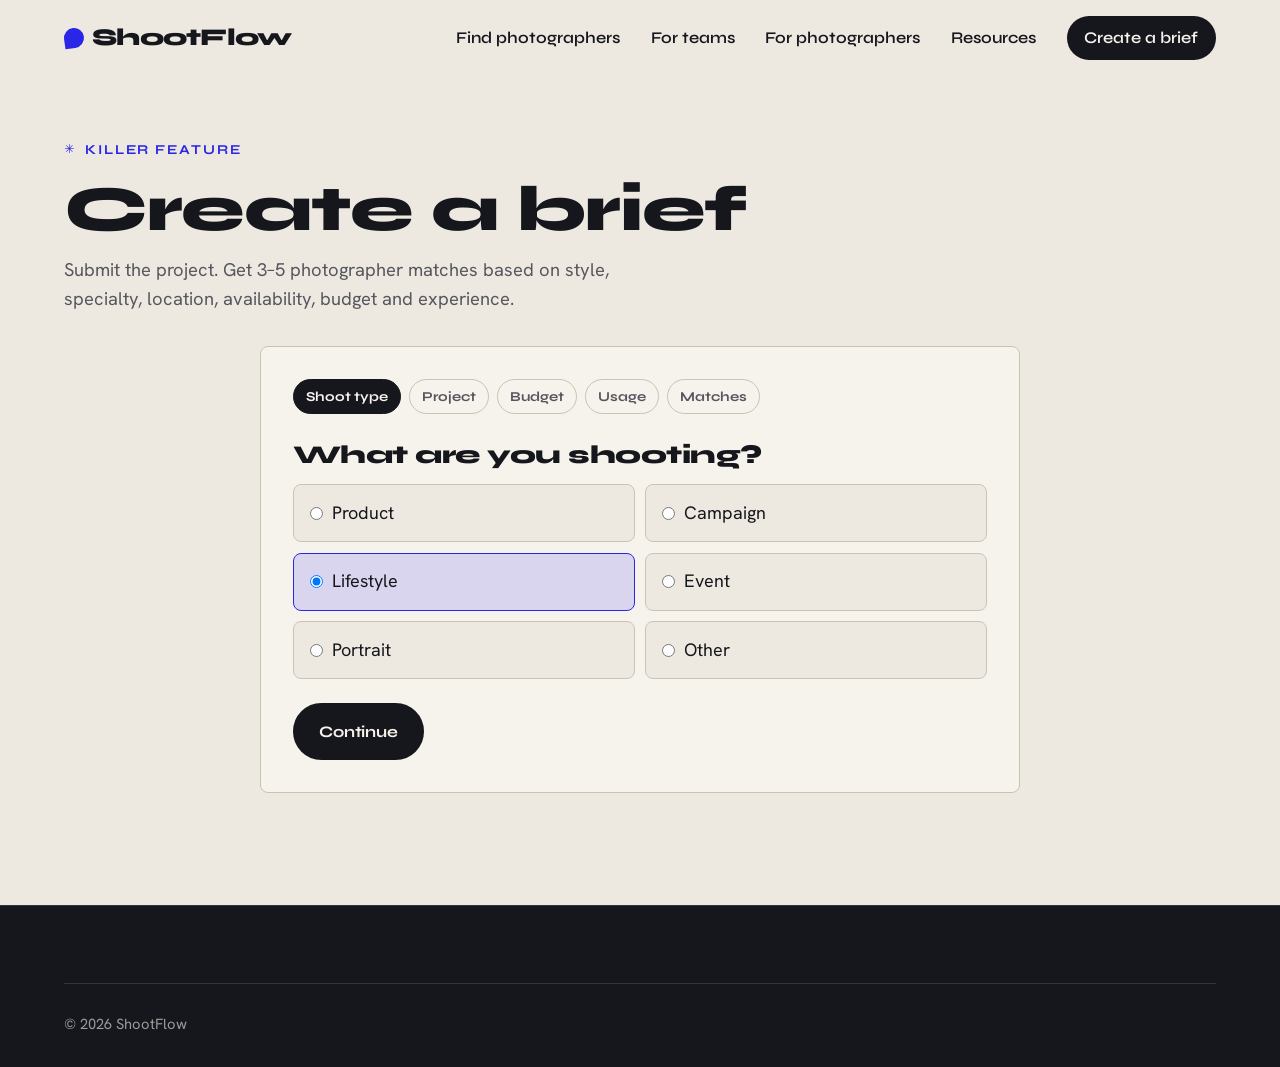
<file: studio/studio/brief.html>
<!doctype html>
<html lang="en">
<head>
  <meta charset="utf-8">
  <meta name="viewport" content="width=device-width, initial-scale=1">
  <title>Create a brief — ShootFlow</title>
  <link rel="preconnect" href="https://fonts.googleapis.com">
  <link rel="preconnect" href="https://fonts.gstatic.com" crossorigin>
  <link href="https://fonts.googleapis.com/css2?family=Syne:wght@600;700;800&family=Hanken+Grotesk:wght@400;500;600&display=swap" rel="stylesheet">
  <link rel="stylesheet" href="css/vendor/bootstrap.min.css">
  <link rel="stylesheet" href="css/style.css">
</head>
<body>
  <header class="site-header">
    <div class="shell header-inner">
      <a class="wordmark" href="index.html"><span class="wordmark__glyph" aria-hidden="true"></span>ShootFlow</a>
      <nav class="primary-nav" id="primaryNav" aria-label="Primary">
        <a href="photographers.html">Find photographers</a>
        <a href="teams.html">For teams</a>
        <a href="for-photographers.html">For photographers</a>
        <a href="resources.html">Resources</a>
        <a class="nav-cta" href="brief.html">Create a brief</a>
      </nav>
      <button class="nav-toggle" id="navToggle" aria-expanded="false" aria-controls="primaryNav" aria-label="Open menu"><span></span><span></span><span></span></button>
    </div>
  </header>

  <main id="main" class="page-main">
    <div class="shell page-intro">
      <p class="eyebrow">Killer feature</p>
      <h1 class="page-title">Create a brief</h1>
      <p class="page-lede">Submit the project. Get 3–5 photographer matches based on style, specialty, location, availability, budget and experience.</p>
    </div>

    <form class="shell wizard" id="briefForm" novalidate>
      <ol class="wizard-steps" aria-label="Brief steps">
        <li class="is-active" data-step-label="1">Shoot type</li>
        <li data-step-label="2">Project</li>
        <li data-step-label="3">Budget</li>
        <li data-step-label="4">Usage</li>
        <li data-step-label="5">Matches</li>
      </ol>

      <div class="wizard-pane is-active" data-step="1">
        <h2>What are you shooting?</h2>
        <div class="choice-grid" role="group" aria-label="Shoot type">
          <label class="choice"><input type="radio" name="shootType" value="product" required> Product</label>
          <label class="choice"><input type="radio" name="shootType" value="campaign"> Campaign</label>
          <label class="choice"><input type="radio" name="shootType" value="lifestyle" checked> Lifestyle</label>
          <label class="choice"><input type="radio" name="shootType" value="event"> Event</label>
          <label class="choice"><input type="radio" name="shootType" value="portrait"> Portrait</label>
          <label class="choice"><input type="radio" name="shootType" value="other"> Other</label>
        </div>
      </div>

      <div class="wizard-pane" data-step="2">
        <h2>Tell us about the project</h2>
        <div class="field"><label for="brand">Brand</label><input id="brand" name="brand" value="Hearth" required></div>
        <div class="field"><label for="campaign">Campaign</label><input id="campaign" name="campaign" value="Summer Campaign" required></div>
        <div class="field"><label for="location">Location</label><input id="location" name="location" value="Lisbon" required></div>
        <div class="field"><label for="date">Shoot date</label><input id="date" name="date" type="date" required></div>
        <div class="field"><label for="images">Number of images</label><input id="images" name="images" type="number" min="1" value="40" required></div>
        <div class="field"><label for="direction">Creative direction</label><textarea id="direction" name="direction" rows="3" required>Warm, premium lifestyle photography. Natural light, diverse models, suitable for Instagram and paid campaigns.</textarea></div>
        <div class="field"><label for="deliverables">Deliverables</label><input id="deliverables" name="deliverables" value="40 retouched stills, social crops, web masters" required></div>
      </div>

      <div class="wizard-pane" data-step="3">
        <h2>Budget</h2>
        <div class="choice-grid">
          <label class="choice"><input type="radio" name="budget" value="500"> €500–€1,000</label>
          <label class="choice"><input type="radio" name="budget" value="1000" checked> €1,000–€2,500</label>
          <label class="choice"><input type="radio" name="budget" value="2500"> €2,500–€5,000</label>
          <label class="choice"><input type="radio" name="budget" value="5000"> €5,000+</label>
        </div>
      </div>

      <div class="wizard-pane" data-step="4">
        <h2>Usage</h2>
        <div class="choice-grid">
          <label class="choice"><input type="checkbox" name="usage" value="organic" checked> Organic social</label>
          <label class="choice"><input type="checkbox" name="usage" value="paid" checked> Paid social</label>
          <label class="choice"><input type="checkbox" name="usage" value="website"> Website</label>
          <label class="choice"><input type="checkbox" name="usage" value="ecommerce"> E-commerce</label>
          <label class="choice"><input type="checkbox" name="usage" value="print"> Print</label>
          <label class="choice"><input type="checkbox" name="usage" value="ooh"> OOH</label>
          <label class="choice"><input type="checkbox" name="usage" value="worldwide"> Worldwide</label>
          <label class="choice"><input type="checkbox" name="usage" value="duration"> 12 months</label>
        </div>
      </div>

      <div class="wizard-nav">
        <button class="btn" type="button" id="briefBack" hidden>Back</button>
        <button class="btn btn--dark" type="button" id="briefNext">Continue</button>
      </div>
    </form>
  </main>
  <footer class="site-footer"><div class="shell"><div class="footer-bottom"><p>© 2026 ShootFlow</p></div></div></footer>
  <script src="js/vendor/bootstrap.bundle.min.js"></script>
  <script src="js/main.js"></script>
</body>
</html>
</file>
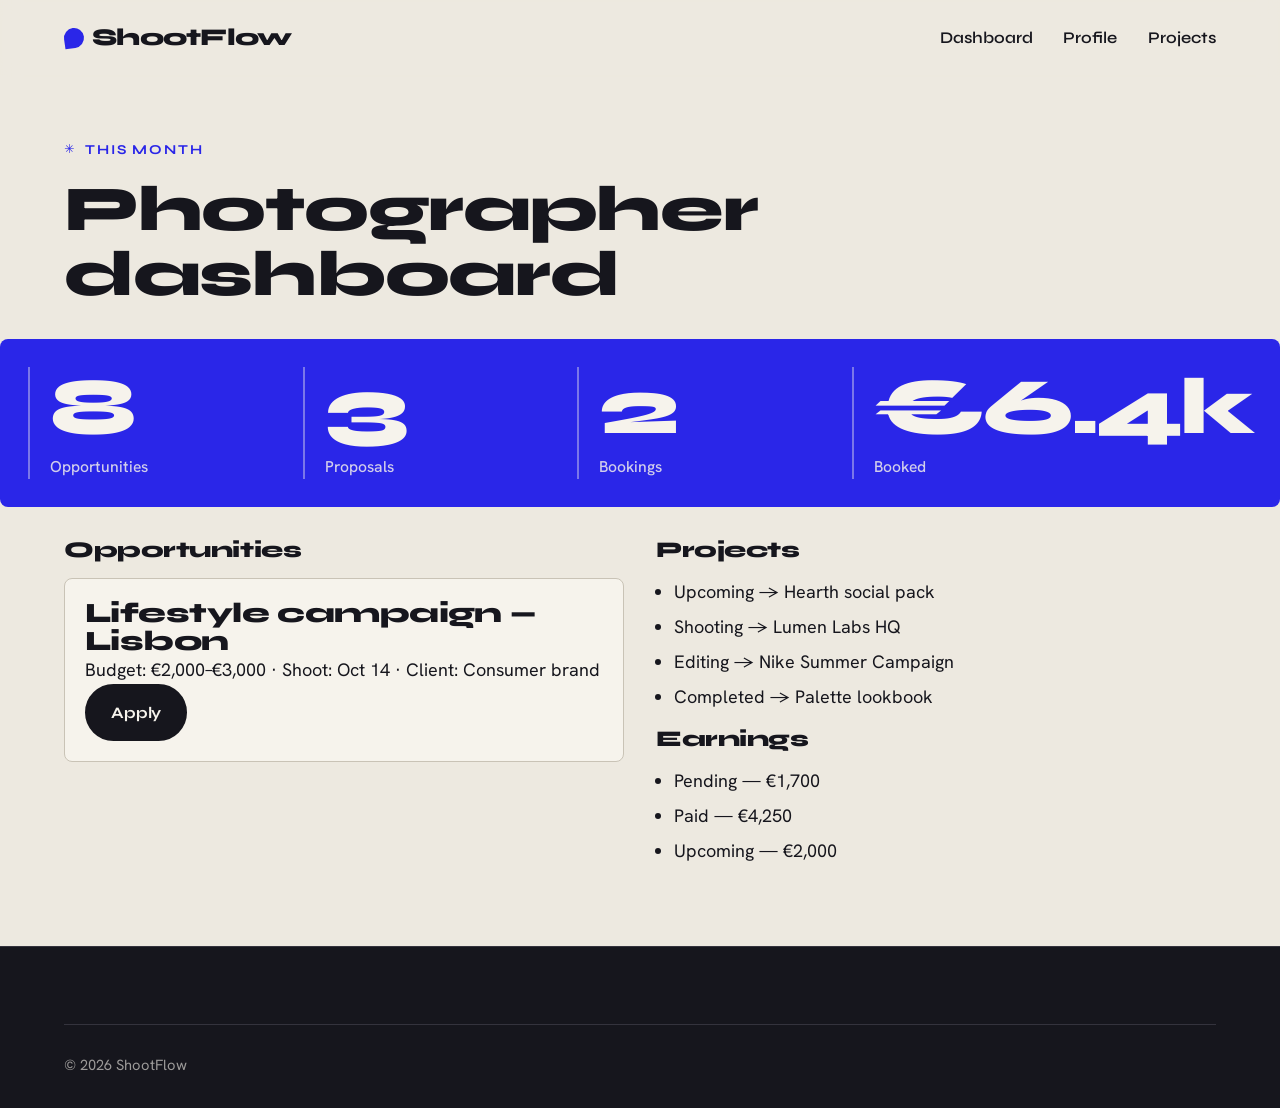
<file: studio/studio/dash-photog.html>
<!doctype html>
<html lang="en">
<head>
  <meta charset="utf-8">
  <meta name="viewport" content="width=device-width, initial-scale=1">
  <title>Photographer dashboard — ShootFlow</title>
  <link rel="preconnect" href="https://fonts.googleapis.com">
  <link rel="preconnect" href="https://fonts.gstatic.com" crossorigin>
  <link href="https://fonts.googleapis.com/css2?family=Syne:wght@600;700;800&family=Hanken+Grotesk:wght@400;500;600&display=swap" rel="stylesheet">
  <link rel="stylesheet" href="css/vendor/bootstrap.min.css">
  <link rel="stylesheet" href="css/style.css">
</head>
<body>
  <header class="site-header">
    <div class="shell header-inner">
      <a class="wordmark" href="index.html"><span class="wordmark__glyph" aria-hidden="true"></span>ShootFlow</a>
      <nav class="primary-nav" id="primaryNav" aria-label="Primary">
        <a href="dash-photog.html">Dashboard</a>
        <a href="photographer.html">Profile</a>
        <a href="project.html">Projects</a>
      </nav>
      <button class="nav-toggle" id="navToggle" aria-expanded="false" aria-controls="primaryNav" aria-label="Open menu"><span></span><span></span><span></span></button>
    </div>
  </header>
  <main id="main" class="page-main">
    <div class="shell page-intro">
      <p class="eyebrow">This month</p>
      <h1 class="page-title">Photographer dashboard</h1>
    </div>
    <div class="shell stats__grid dash-stats">
      <div class="stat"><span class="stat__num">8</span><span class="stat__label">Opportunities</span></div>
      <div class="stat"><span class="stat__num">3</span><span class="stat__label">Proposals</span></div>
      <div class="stat"><span class="stat__num">2</span><span class="stat__label">Bookings</span></div>
      <div class="stat"><span class="stat__num">€6.4k</span><span class="stat__label">Booked</span></div>
    </div>
    <div class="shell dash-cols">
      <section>
        <h2>Opportunities</h2>
        <article class="opp-card">
          <h3>Lifestyle campaign — Lisbon</h3>
          <p>Budget: €2,000–€3,000 · Shoot: Oct 14 · Client: Consumer brand</p>
          <a class="btn btn--dark" href="project.html">Apply</a>
        </article>
      </section>
      <section>
        <h2>Projects</h2>
        <ul class="plain-list">
          <li>Upcoming → Hearth social pack</li>
          <li>Shooting → Lumen Labs HQ</li>
          <li>Editing → Nike Summer Campaign</li>
          <li>Completed → Palette lookbook</li>
        </ul>
        <h2>Earnings</h2>
        <ul class="plain-list">
          <li>Pending — €1,700</li>
          <li>Paid — €4,250</li>
          <li>Upcoming — €2,000</li>
        </ul>
      </section>
    </div>
  </main>
  <footer class="site-footer"><div class="shell"><div class="footer-bottom"><p>© 2026 ShootFlow</p></div></div></footer>
  <script src="js/vendor/bootstrap.bundle.min.js"></script>
  <script src="js/main.js"></script>
</body>
</html>
</file>
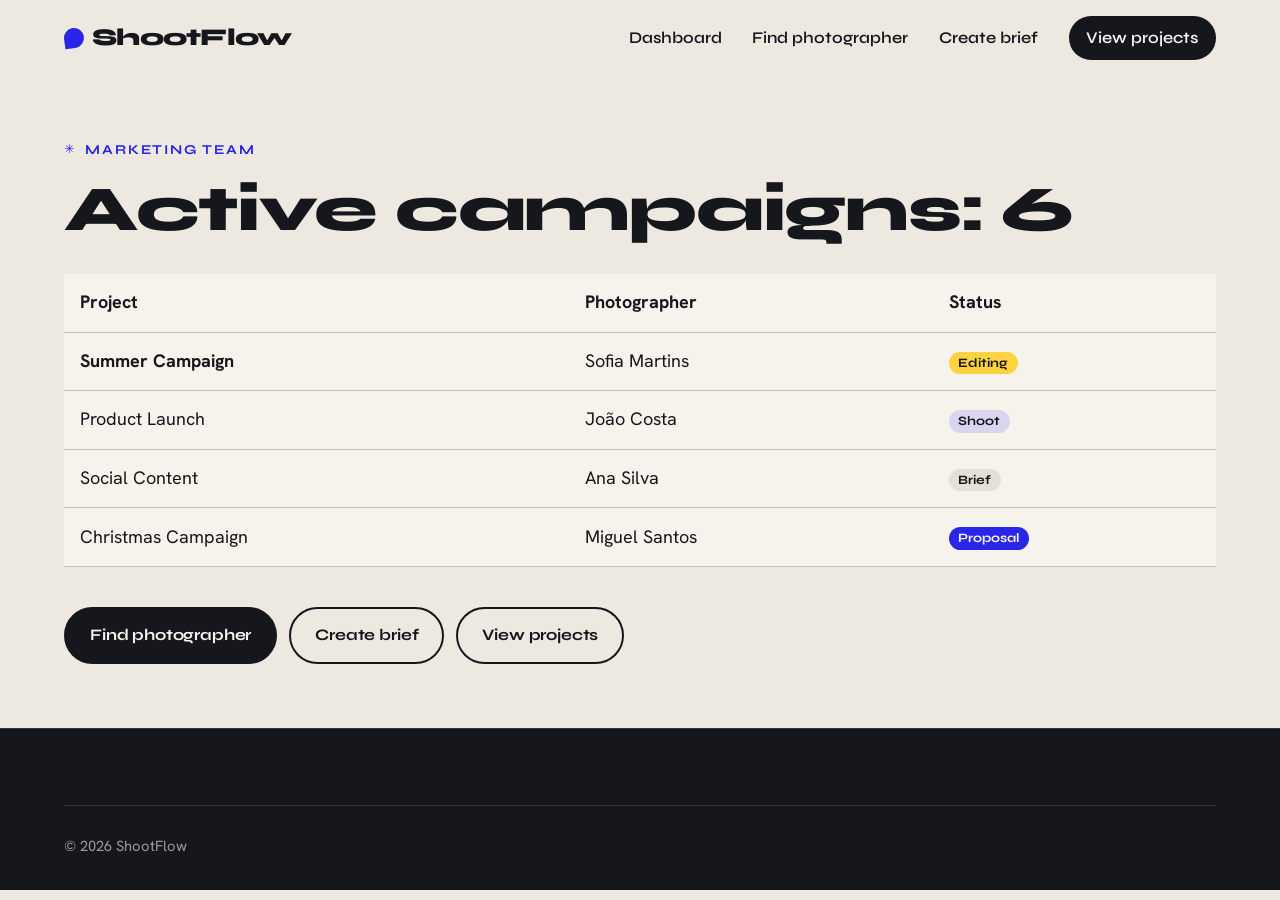
<file: studio/studio/dash-team.html>
<!doctype html>
<html lang="en">
<head>
  <meta charset="utf-8">
  <meta name="viewport" content="width=device-width, initial-scale=1">
  <title>Team dashboard — ShootFlow</title>
  <link rel="preconnect" href="https://fonts.googleapis.com">
  <link rel="preconnect" href="https://fonts.gstatic.com" crossorigin>
  <link href="https://fonts.googleapis.com/css2?family=Syne:wght@600;700;800&family=Hanken+Grotesk:wght@400;500;600&display=swap" rel="stylesheet">
  <link rel="stylesheet" href="css/vendor/bootstrap.min.css">
  <link rel="stylesheet" href="css/style.css">
</head>
<body>
  <header class="site-header">
    <div class="shell header-inner">
      <a class="wordmark" href="index.html"><span class="wordmark__glyph" aria-hidden="true"></span>ShootFlow</a>
      <nav class="primary-nav" id="primaryNav" aria-label="Primary">
        <a href="dash-team.html">Dashboard</a>
        <a href="photographers.html">Find photographer</a>
        <a href="brief.html">Create brief</a>
        <a class="nav-cta" href="project.html">View projects</a>
      </nav>
      <button class="nav-toggle" id="navToggle" aria-expanded="false" aria-controls="primaryNav" aria-label="Open menu"><span></span><span></span><span></span></button>
    </div>
  </header>
  <main id="main" class="page-main">
    <div class="shell page-intro">
      <p class="eyebrow">Marketing team</p>
      <h1 class="page-title">Active campaigns: 6</h1>
    </div>
    <div class="shell table-wrap">
      <table class="data-table">
        <thead>
          <tr><th>Project</th><th>Photographer</th><th>Status</th></tr>
        </thead>
        <tbody>
          <tr><td><a href="project.html">Summer Campaign</a></td><td>Sofia Martins</td><td><span class="status status--edit">Editing</span></td></tr>
          <tr><td>Product Launch</td><td>João Costa</td><td><span class="status status--shoot">Shoot</span></td></tr>
          <tr><td>Social Content</td><td>Ana Silva</td><td><span class="status status--brief">Brief</span></td></tr>
          <tr><td>Christmas Campaign</td><td>Miguel Santos</td><td><span class="status status--prop">Proposal</span></td></tr>
        </tbody>
      </table>
    </div>
    <p class="shell section-cta-row">
      <a class="btn btn--dark" href="photographers.html">Find photographer</a>
      <a class="btn" href="brief.html">Create brief</a>
      <a class="btn" href="project.html">View projects</a>
    </p>
  </main>
  <footer class="site-footer"><div class="shell"><div class="footer-bottom"><p>© 2026 ShootFlow</p></div></div></footer>
  <script src="js/vendor/bootstrap.bundle.min.js"></script>
  <script src="js/main.js"></script>
</body>
</html>
</file>
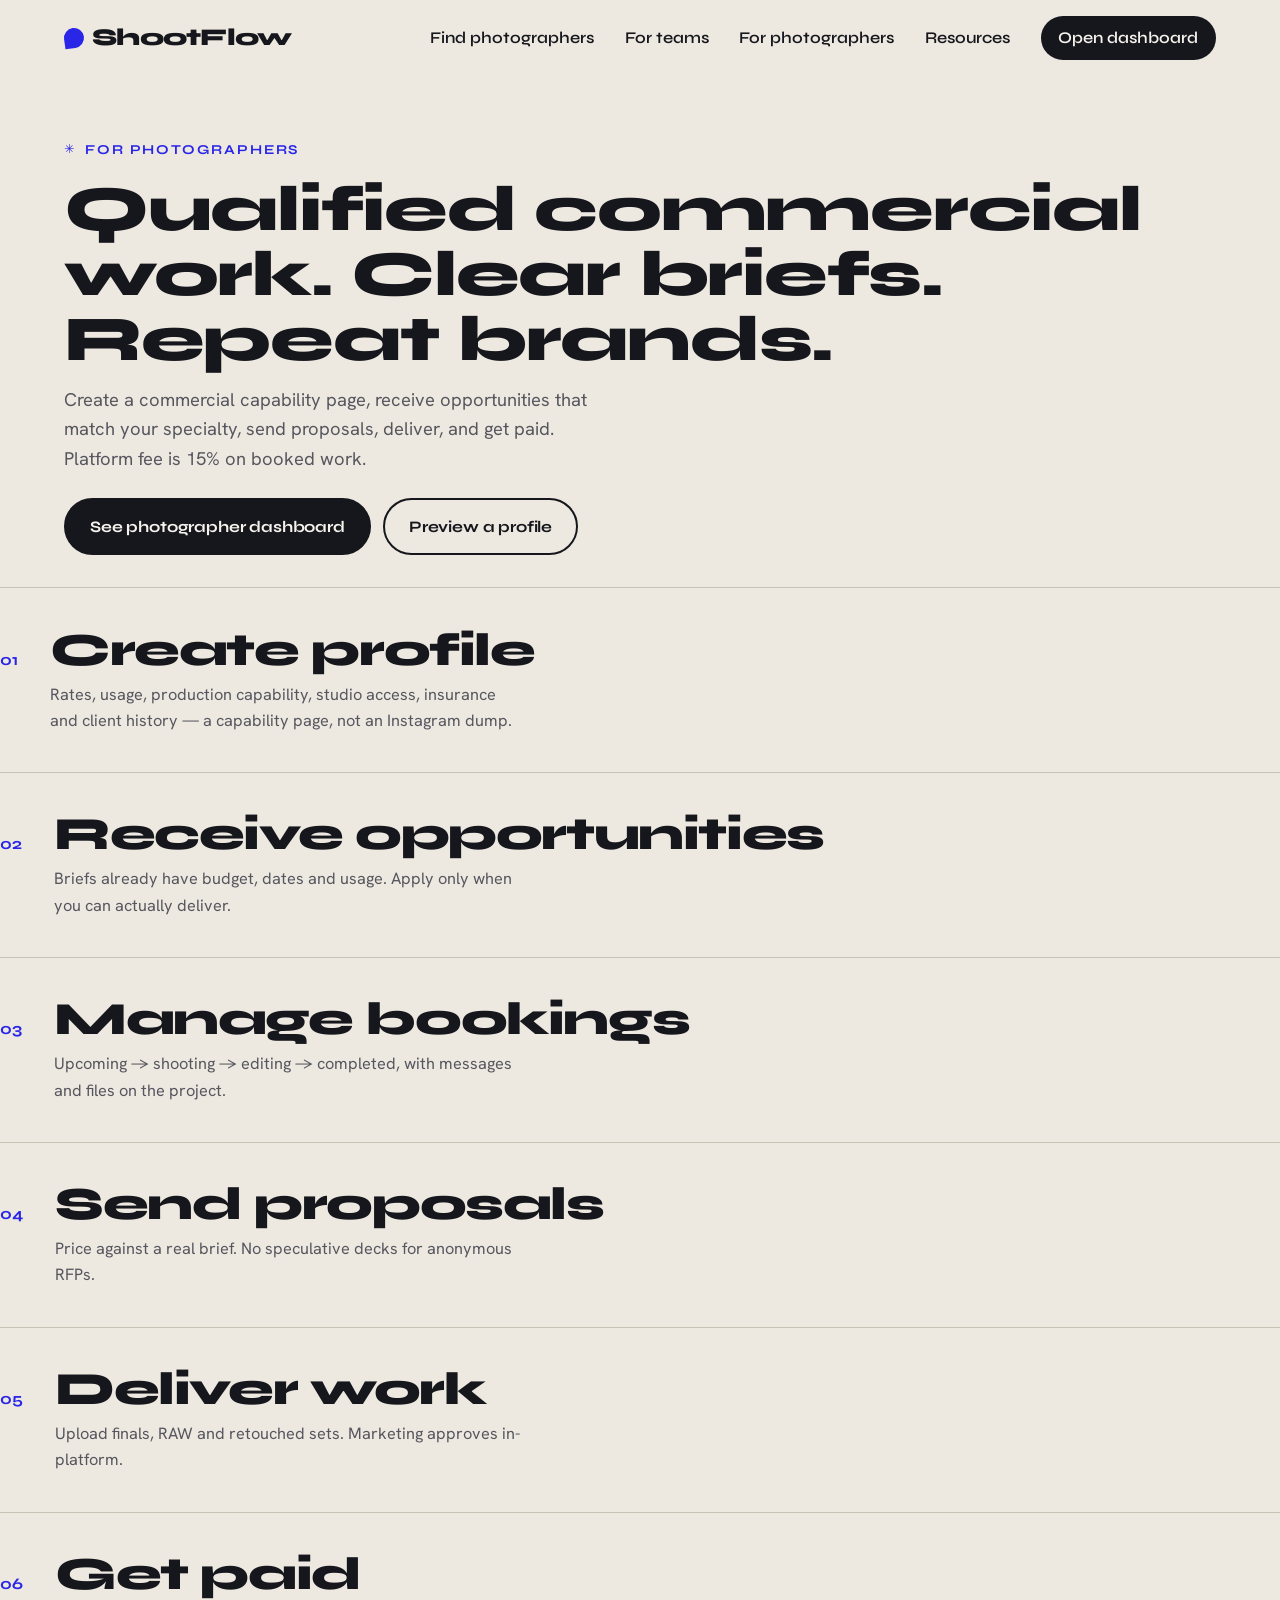
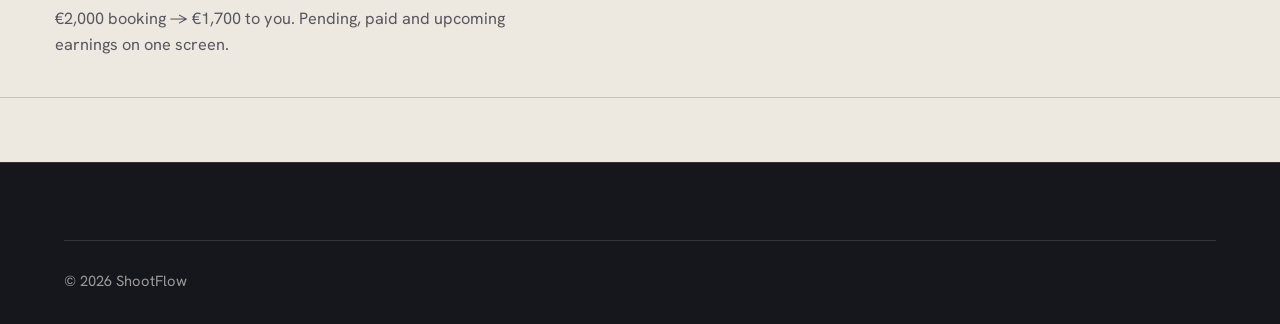
<file: studio/studio/for-photographers.html>
<!doctype html>
<html lang="en">
<head>
  <meta charset="utf-8">
  <meta name="viewport" content="width=device-width, initial-scale=1">
  <title>For photographers — ShootFlow</title>
  <link rel="preconnect" href="https://fonts.googleapis.com">
  <link rel="preconnect" href="https://fonts.gstatic.com" crossorigin>
  <link href="https://fonts.googleapis.com/css2?family=Syne:wght@600;700;800&family=Hanken+Grotesk:wght@400;500;600&display=swap" rel="stylesheet">
  <link rel="stylesheet" href="css/vendor/bootstrap.min.css">
  <link rel="stylesheet" href="css/style.css">
</head>
<body>
  <header class="site-header">
    <div class="shell header-inner">
      <a class="wordmark" href="index.html"><span class="wordmark__glyph" aria-hidden="true"></span>ShootFlow</a>
      <nav class="primary-nav" id="primaryNav" aria-label="Primary">
        <a href="photographers.html">Find photographers</a>
        <a href="teams.html">For teams</a>
        <a href="for-photographers.html">For photographers</a>
        <a href="resources.html">Resources</a>
        <a class="nav-cta" href="dash-photog.html">Open dashboard</a>
      </nav>
      <button class="nav-toggle" id="navToggle" aria-expanded="false" aria-controls="primaryNav" aria-label="Open menu"><span></span><span></span><span></span></button>
    </div>
  </header>
  <main id="main" class="page-main">
    <div class="shell page-intro">
      <p class="eyebrow">For photographers</p>
      <h1 class="page-title">Qualified commercial work. Clear briefs. Repeat brands.</h1>
      <p class="page-lede">Create a commercial capability page, receive opportunities that match your specialty, send proposals, deliver, and get paid. Platform fee is 15% on booked work.</p>
      <div class="hero__actions" style="margin-top:1.5rem">
        <a class="btn btn--dark" href="dash-photog.html">See photographer dashboard</a>
        <a class="btn" href="photographer.html">Preview a profile</a>
      </div>
    </div>
    <ol class="shell service-list service-list--light">
      <li class="service-row reveal"><span class="service-row__no">01</span><div class="service-row__main"><h3 class="service-row__title">Create profile</h3><p class="service-row__desc">Rates, usage, production capability, studio access, insurance and client history — a capability page, not an Instagram dump.</p></div></li>
      <li class="service-row reveal"><span class="service-row__no">02</span><div class="service-row__main"><h3 class="service-row__title">Receive opportunities</h3><p class="service-row__desc">Briefs already have budget, dates and usage. Apply only when you can actually deliver.</p></div></li>
      <li class="service-row reveal"><span class="service-row__no">03</span><div class="service-row__main"><h3 class="service-row__title">Manage bookings</h3><p class="service-row__desc">Upcoming → shooting → editing → completed, with messages and files on the project.</p></div></li>
      <li class="service-row reveal"><span class="service-row__no">04</span><div class="service-row__main"><h3 class="service-row__title">Send proposals</h3><p class="service-row__desc">Price against a real brief. No speculative decks for anonymous RFPs.</p></div></li>
      <li class="service-row reveal"><span class="service-row__no">05</span><div class="service-row__main"><h3 class="service-row__title">Deliver work</h3><p class="service-row__desc">Upload finals, RAW and retouched sets. Marketing approves in-platform.</p></div></li>
      <li class="service-row reveal"><span class="service-row__no">06</span><div class="service-row__main"><h3 class="service-row__title">Get paid</h3><p class="service-row__desc">€2,000 booking → €1,700 to you. Pending, paid and upcoming earnings on one screen.</p></div></li>
    </ol>
  </main>
  <footer class="site-footer"><div class="shell"><div class="footer-bottom"><p>© 2026 ShootFlow</p></div></div></footer>
  <script src="js/vendor/bootstrap.bundle.min.js"></script>
  <script src="js/main.js"></script>
</body>
</html>
</file>
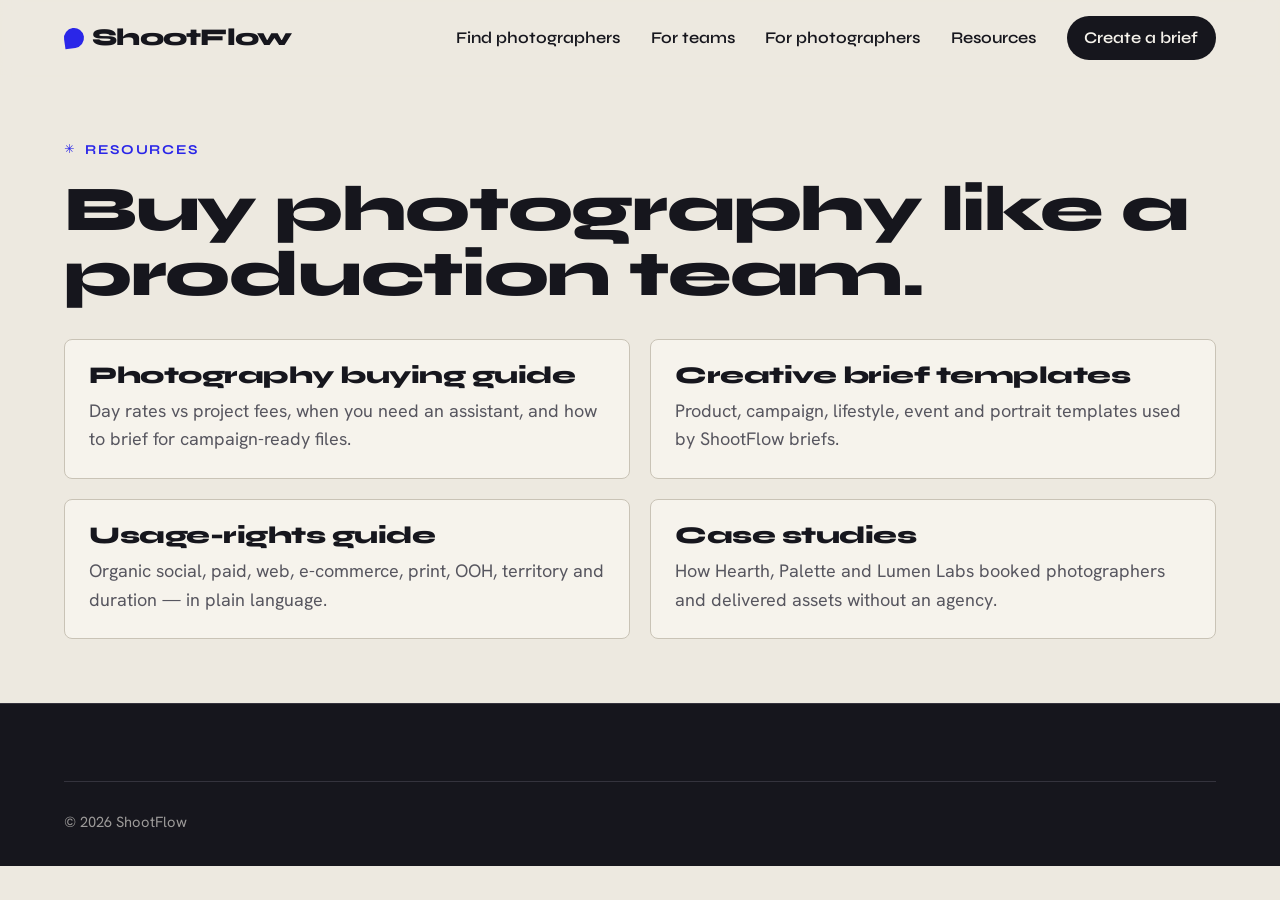
<file: studio/studio/resources.html>
<!doctype html>
<html lang="en">
<head>
  <meta charset="utf-8">
  <meta name="viewport" content="width=device-width, initial-scale=1">
  <title>Resources — ShootFlow</title>
  <link rel="preconnect" href="https://fonts.googleapis.com">
  <link rel="preconnect" href="https://fonts.gstatic.com" crossorigin>
  <link href="https://fonts.googleapis.com/css2?family=Syne:wght@600;700;800&family=Hanken+Grotesk:wght@400;500;600&display=swap" rel="stylesheet">
  <link rel="stylesheet" href="css/vendor/bootstrap.min.css">
  <link rel="stylesheet" href="css/style.css">
</head>
<body>
  <header class="site-header">
    <div class="shell header-inner">
      <a class="wordmark" href="index.html"><span class="wordmark__glyph" aria-hidden="true"></span>ShootFlow</a>
      <nav class="primary-nav" id="primaryNav" aria-label="Primary">
        <a href="photographers.html">Find photographers</a>
        <a href="teams.html">For teams</a>
        <a href="for-photographers.html">For photographers</a>
        <a href="resources.html">Resources</a>
        <a class="nav-cta" href="brief.html">Create a brief</a>
      </nav>
      <button class="nav-toggle" id="navToggle" aria-expanded="false" aria-controls="primaryNav" aria-label="Open menu"><span></span><span></span><span></span></button>
    </div>
  </header>
  <main id="main" class="page-main">
    <div class="shell page-intro">
      <p class="eyebrow">Resources</p>
      <h1 class="page-title">Buy photography like a production team.</h1>
    </div>
    <div class="shell resource-grid">
      <article class="resource-card reveal"><h2>Photography buying guide</h2><p>Day rates vs project fees, when you need an assistant, and how to brief for campaign-ready files.</p></article>
      <article class="resource-card reveal"><h2>Creative brief templates</h2><p>Product, campaign, lifestyle, event and portrait templates used by ShootFlow briefs.</p></article>
      <article class="resource-card reveal"><h2>Usage-rights guide</h2><p>Organic social, paid, web, e-commerce, print, OOH, territory and duration — in plain language.</p></article>
      <article class="resource-card reveal"><h2>Case studies</h2><p>How Hearth, Palette and Lumen Labs booked photographers and delivered assets without an agency.</p></article>
    </div>
  </main>
  <footer class="site-footer"><div class="shell"><div class="footer-bottom"><p>© 2026 ShootFlow</p></div></div></footer>
  <script src="js/vendor/bootstrap.bundle.min.js"></script>
  <script src="js/main.js"></script>
</body>
</html>
</file>
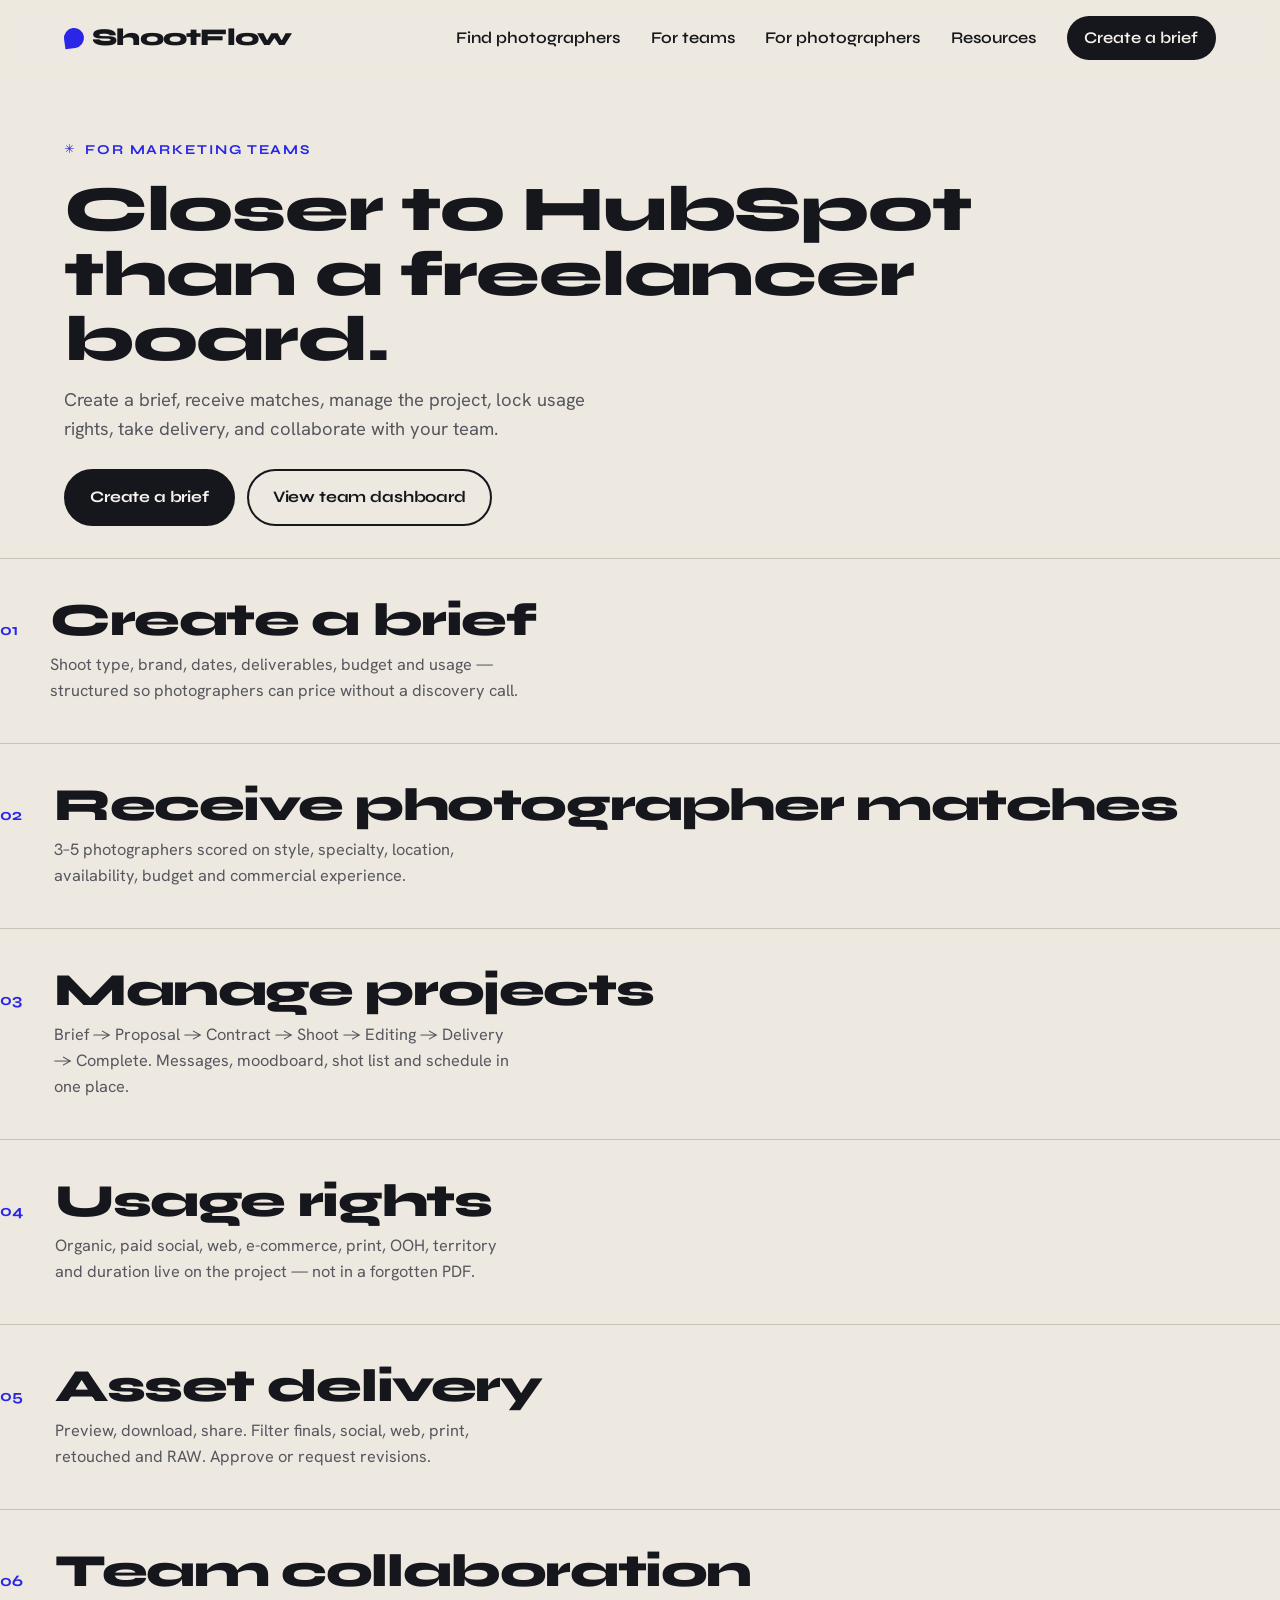
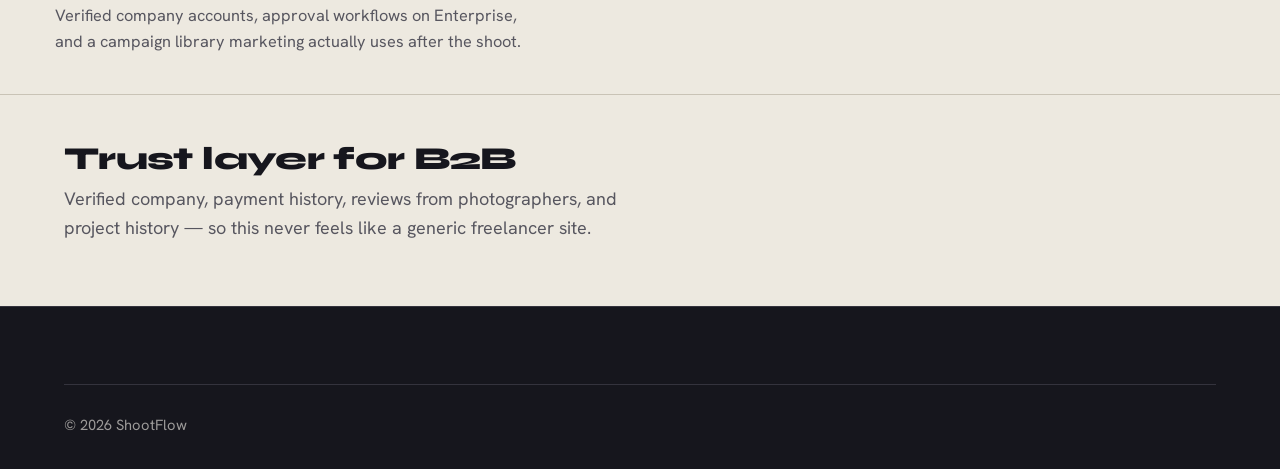
<file: studio/studio/teams.html>
<!doctype html>
<html lang="en">
<head>
  <meta charset="utf-8">
  <meta name="viewport" content="width=device-width, initial-scale=1">
  <title>For marketing teams — ShootFlow</title>
  <link rel="preconnect" href="https://fonts.googleapis.com">
  <link rel="preconnect" href="https://fonts.gstatic.com" crossorigin>
  <link href="https://fonts.googleapis.com/css2?family=Syne:wght@600;700;800&family=Hanken+Grotesk:wght@400;500;600&display=swap" rel="stylesheet">
  <link rel="stylesheet" href="css/vendor/bootstrap.min.css">
  <link rel="stylesheet" href="css/style.css">
</head>
<body>
  <header class="site-header">
    <div class="shell header-inner">
      <a class="wordmark" href="index.html"><span class="wordmark__glyph" aria-hidden="true"></span>ShootFlow</a>
      <nav class="primary-nav" id="primaryNav" aria-label="Primary">
        <a href="photographers.html">Find photographers</a>
        <a href="teams.html">For teams</a>
        <a href="for-photographers.html">For photographers</a>
        <a href="resources.html">Resources</a>
        <a class="nav-cta" href="brief.html">Create a brief</a>
      </nav>
      <button class="nav-toggle" id="navToggle" aria-expanded="false" aria-controls="primaryNav" aria-label="Open menu"><span></span><span></span><span></span></button>
    </div>
  </header>
  <main id="main" class="page-main">
    <div class="shell page-intro">
      <p class="eyebrow">For marketing teams</p>
      <h1 class="page-title">Closer to HubSpot than a freelancer board.</h1>
      <p class="page-lede">Create a brief, receive matches, manage the project, lock usage rights, take delivery, and collaborate with your team.</p>
      <div class="hero__actions" style="margin-top:1.5rem">
        <a class="btn btn--dark" href="brief.html">Create a brief</a>
        <a class="btn" href="dash-team.html">View team dashboard</a>
      </div>
    </div>
    <ol class="shell service-list service-list--light">
      <li class="service-row reveal"><span class="service-row__no">01</span><div class="service-row__main"><h3 class="service-row__title">Create a brief</h3><p class="service-row__desc">Shoot type, brand, dates, deliverables, budget and usage — structured so photographers can price without a discovery call.</p></div></li>
      <li class="service-row reveal"><span class="service-row__no">02</span><div class="service-row__main"><h3 class="service-row__title">Receive photographer matches</h3><p class="service-row__desc">3–5 photographers scored on style, specialty, location, availability, budget and commercial experience.</p></div></li>
      <li class="service-row reveal"><span class="service-row__no">03</span><div class="service-row__main"><h3 class="service-row__title">Manage projects</h3><p class="service-row__desc">Brief → Proposal → Contract → Shoot → Editing → Delivery → Complete. Messages, moodboard, shot list and schedule in one place.</p></div></li>
      <li class="service-row reveal"><span class="service-row__no">04</span><div class="service-row__main"><h3 class="service-row__title">Usage rights</h3><p class="service-row__desc">Organic, paid social, web, e-commerce, print, OOH, territory and duration live on the project — not in a forgotten PDF.</p></div></li>
      <li class="service-row reveal"><span class="service-row__no">05</span><div class="service-row__main"><h3 class="service-row__title">Asset delivery</h3><p class="service-row__desc">Preview, download, share. Filter finals, social, web, print, retouched and RAW. Approve or request revisions.</p></div></li>
      <li class="service-row reveal"><span class="service-row__no">06</span><div class="service-row__main"><h3 class="service-row__title">Team collaboration</h3><p class="service-row__desc">Verified company accounts, approval workflows on Enterprise, and a campaign library marketing actually uses after the shoot.</p></div></li>
    </ol>
    <section class="shell trust-block" id="contact">
      <h2>Trust layer for B2B</h2>
      <p>Verified company, payment history, reviews from photographers, and project history — so this never feels like a generic freelancer site.</p>
    </section>
  </main>
  <footer class="site-footer"><div class="shell"><div class="footer-bottom"><p>© 2026 ShootFlow</p></div></div></footer>
  <script src="js/vendor/bootstrap.bundle.min.js"></script>
  <script src="js/main.js"></script>
</body>
</html>
</file>
<file: studio/studio/css/style.css>
/* =========================================================
   STUDIO — Independent brand & design practice
   Design layer. Built on Bootstrap 5 (utilities only used
   sparingly; layout lives here).

   Palette
   --ink      #16161d  near-black, faint indigo bias
   --bone     #ede9e0  warm paper neutral (base)
   --cobalt   #2a26e8  electric ultramarine (primary accent)
   --butter   #ffd23f  warm yellow (secondary accent)
   --lilac    #d9d5ee  soft tint background
   --mute     #57565f  muted ink for secondary text

   Type: Syne (display) + Hanken Grotesk (body)
   ========================================================= */

:root {
  --ink: #16161d;
  --ink-soft: #23222c;
  --bone: #ede9e0;
  --bone-2: #e5e0d4;
  --paper: #f6f3ec;
  --cobalt: #2a26e8;
  --cobalt-ink: #1f1cc4;
  --butter: #ffd23f;
  --lilac: #d9d5ee;
  --mute: #57565f;
  --line: #c9c3b6;
  --line-dark: #34333d;

  --font-display: "Syne", system-ui, sans-serif;
  --font-body: "Hanken Grotesk", system-ui, sans-serif;

  --shell: 1280px;
  --pad: clamp(1.25rem, 5vw, 4rem);
  --radius: 4px;
  --ease: cubic-bezier(.22, .61, .36, 1);
}

/* ---------- Reset-ish ---------- */
* { box-sizing: border-box; }

html { scroll-behavior: smooth; }
@media (prefers-reduced-motion: reduce) {
  html { scroll-behavior: auto; }
}

body {
  margin: 0;
  font-family: var(--font-body);
  font-size: clamp(1rem, 0.5vw + 0.9rem, 1.125rem);
  line-height: 1.6;
  color: var(--ink);
  background: var(--bone);
  -webkit-font-smoothing: antialiased;
  text-rendering: optimizeLegibility;
  overflow-x: hidden;
}

img { max-width: 100%; display: block; }

a { color: inherit; }

h1, h2, h3 {
  font-family: var(--font-display);
  font-weight: 800;
  line-height: 1.02;
  letter-spacing: -0.02em;
  margin: 0;
}

p { margin: 0; }

::selection { background: var(--butter); color: var(--ink); }

.shell {
  width: 100%;
  max-width: var(--shell);
  margin-inline: auto;
  padding-inline: var(--pad);
}

/* ---------- Accessibility ---------- */
.skip-link {
  position: fixed;
  top: -60px;
  left: 1rem;
  z-index: 200;
  background: var(--ink);
  color: var(--paper);
  padding: 0.65rem 1.1rem;
  border-radius: var(--radius);
  font-weight: 600;
  transition: top .2s var(--ease);
}
.skip-link:focus { top: 1rem; }

:focus-visible {
  outline: 3px solid var(--cobalt);
  outline-offset: 3px;
  border-radius: 2px;
}

/* ---------- Buttons ---------- */
.btn {
  display: inline-flex;
  align-items: center;
  gap: 0.6rem;
  font-family: var(--font-display);
  font-weight: 700;
  font-size: 1rem;
  letter-spacing: -0.01em;
  padding: 0.9rem 1.5rem;
  border: 2px solid var(--ink);
  border-radius: 100px;
  text-decoration: none;
  cursor: pointer;
  background: transparent;
  color: var(--ink);
  transition: transform .3s var(--ease), background-color .25s var(--ease), color .25s var(--ease);
}
.btn svg { transition: transform .3s var(--ease); }
.btn:hover svg { transform: translateX(4px); }

.btn--dark { background: var(--ink); color: var(--paper); border-color: var(--ink); }
.btn--dark:hover { background: var(--cobalt); border-color: var(--cobalt); transform: translateY(-2px); }

.btn--accent {
  background: var(--butter);
  border-color: var(--ink);
  color: var(--ink);
  align-self: flex-start;
}
.btn--accent:hover { background: var(--ink); color: var(--butter); transform: translateY(-2px); }

/* =========================================================
   HEADER
   ========================================================= */
.site-header {
  position: sticky;
  top: 0;
  z-index: 100;
  background: color-mix(in srgb, var(--bone) 88%, transparent);
  backdrop-filter: blur(10px);
  border-bottom: 1px solid transparent;
  transition: border-color .3s var(--ease), background-color .3s var(--ease);
}
.site-header.is-scrolled {
  border-bottom-color: var(--line);
  background: color-mix(in srgb, var(--bone) 95%, transparent);
}
.header-inner {
  display: flex;
  align-items: center;
  justify-content: space-between;
  min-height: 76px;
}

.wordmark {
  display: inline-flex;
  align-items: center;
  gap: 0.5rem;
  font-family: var(--font-display);
  font-weight: 800;
  font-size: 1.5rem;
  letter-spacing: -0.03em;
  text-decoration: none;
  color: var(--ink);
}
.wordmark sup { font-size: 0.55em; top: -0.7em; font-weight: 700; }
.wordmark__glyph {
  width: 20px; height: 20px;
  background: var(--cobalt);
  border-radius: 50% 50% 50% 0;
  transform: rotate(-8deg);
  display: inline-block;
  transition: transform .4s var(--ease), border-radius .4s var(--ease);
}
.wordmark:hover .wordmark__glyph { transform: rotate(135deg); border-radius: 50%; }

.primary-nav {
  display: flex;
  align-items: center;
  gap: clamp(1rem, 2.4vw, 2.2rem);
}
.primary-nav a {
  font-family: var(--font-display);
  font-weight: 600;
  font-size: 1.02rem;
  text-decoration: none;
  color: var(--ink);
  position: relative;
  padding: 4px 0;
}
.primary-nav a:not(.nav-cta)::after {
  content: "";
  position: absolute;
  left: 0; bottom: 0;
  width: 100%; height: 2px;
  background: var(--cobalt);
  transform: scaleX(0);
  transform-origin: right;
  transition: transform .3s var(--ease);
}
.primary-nav a:not(.nav-cta):hover::after { transform: scaleX(1); transform-origin: left; }

.nav-cta {
  background: var(--ink);
  color: var(--paper) !important;
  padding: 0.55rem 1.1rem !important;
  border-radius: 100px;
  transition: background-color .25s var(--ease);
}
.nav-cta:hover { background: var(--cobalt); }

.nav-toggle {
  display: none;
  flex-direction: column;
  justify-content: center;
  gap: 5px;
  width: 46px; height: 46px;
  padding: 0;
  border: 2px solid var(--ink);
  border-radius: 50%;
  background: transparent;
  cursor: pointer;
}
.nav-toggle span {
  display: block;
  width: 20px; height: 2px;
  margin-inline: auto;
  background: var(--ink);
  transition: transform .3s var(--ease), opacity .2s var(--ease);
}
.nav-toggle[aria-expanded="true"] span:nth-child(1) { transform: translateY(7px) rotate(45deg); }
.nav-toggle[aria-expanded="true"] span:nth-child(2) { opacity: 0; }
.nav-toggle[aria-expanded="true"] span:nth-child(3) { transform: translateY(-7px) rotate(-45deg); }

/* =========================================================
   HERO
   ========================================================= */
.hero {
  padding-top: clamp(2.5rem, 6vw, 5rem);
  padding-bottom: 0;
}
.hero__kicker {
  font-family: var(--font-display);
  font-weight: 600;
  font-size: 0.95rem;
  letter-spacing: 0.02em;
  color: var(--mute);
  display: inline-flex;
  align-items: center;
  gap: 0.6rem;
  margin-bottom: 1.2rem;
}
.hero__kicker::before {
  content: "";
  width: 34px; height: 2px;
  background: var(--cobalt);
}
.hero__title {
  font-size: clamp(2.9rem, 11.5vw, 10.5rem);
  line-height: 0.92;
  letter-spacing: -0.045em;
  max-width: 14ch;
}
.hero__accent {
  font-style: italic;
  font-weight: 700;
  color: var(--cobalt);
  position: relative;
}
.hero__accent::after {
  content: "";
  position: absolute;
  left: -2%; right: -2%;
  bottom: 0.08em;
  height: 0.11em;
  background: var(--butter);
  z-index: -1;
}
.hero__meta {
  display: flex;
  flex-wrap: wrap;
  align-items: flex-end;
  justify-content: space-between;
  gap: 2rem;
  margin-top: clamp(1.75rem, 3vw, 2.75rem);
}
.hero__lede {
  max-width: 46ch;
  font-size: clamp(1.05rem, 0.6vw + 0.95rem, 1.3rem);
  color: var(--ink-soft);
}
.hero__btn { flex-shrink: 0; }
.hero__actions { display: flex; flex-wrap: wrap; gap: 0.75rem; }

.hero__media {
  position: relative;
  margin-top: clamp(2.5rem, 5vw, 4rem);
  border-radius: var(--radius);
  overflow: hidden;
}
.hero__media img {
  width: 100%;
  height: clamp(320px, 52vh, 620px);
  object-fit: cover;
  filter: saturate(1.02) contrast(1.02);
}
.hero__badge {
  position: absolute;
  right: clamp(1rem, 3vw, 2.5rem);
  bottom: clamp(1rem, 3vw, 2.5rem);
  background: var(--butter);
  color: var(--ink);
  font-family: var(--font-display);
  font-weight: 800;
  font-size: 0.9rem;
  letter-spacing: 0.02em;
  padding: 0.7rem 1.1rem;
  border-radius: 100px;
  transform: rotate(-4deg);
}

/* =========================================================
   MARQUEE
   ========================================================= */
.marquee {
  background: var(--ink);
  color: var(--paper);
  overflow: hidden;
  padding-block: 1.4rem;
  margin-top: clamp(3rem, 6vw, 5rem);
  border-block: 1px solid var(--line-dark);
}
.marquee__track {
  display: inline-flex;
  align-items: center;
  gap: 2.4rem;
  white-space: nowrap;
  will-change: transform;
  animation: marquee 34s linear infinite;
}
.marquee__track span {
  font-family: var(--font-display);
  font-weight: 700;
  font-size: clamp(1.4rem, 3.4vw, 2.6rem);
  letter-spacing: -0.02em;
}
.marquee__track .dot { color: var(--butter); font-size: 1.4rem; }
.marquee:hover .marquee__track { animation-play-state: paused; }
@keyframes marquee {
  from { transform: translateX(0); }
  to   { transform: translateX(-50%); }
}
@media (prefers-reduced-motion: reduce) {
  .marquee__track { animation: none; flex-wrap: wrap; white-space: normal; justify-content: center; }
}

/* =========================================================
   SHARED SECTION HEADINGS
   ========================================================= */
section { scroll-margin-top: 90px; }

.section-head {
  display: grid;
  grid-template-columns: 1.4fr 1fr;
  gap: 2rem 3rem;
  align-items: end;
  margin-bottom: clamp(2.5rem, 5vw, 4rem);
}
.section-head__note {
  color: var(--mute);
  max-width: 40ch;
  padding-bottom: 0.4rem;
}
.section-head__note--light { color: color-mix(in srgb, var(--paper) 72%, transparent); }

.eyebrow {
  font-family: var(--font-display);
  font-weight: 700;
  font-size: 0.85rem;
  letter-spacing: 0.14em;
  text-transform: uppercase;
  color: var(--cobalt);
  margin-bottom: 1rem;
  display: inline-flex;
  align-items: center;
  gap: 0.55rem;
}
.eyebrow::before { content: "✳"; font-size: 0.9em; }
.eyebrow--light { color: var(--butter); }

.section-title {
  font-size: clamp(2.1rem, 5.5vw, 4.5rem);
  letter-spacing: -0.035em;
}

/* =========================================================
   WORK
   ========================================================= */
.work { padding-block: clamp(4rem, 8vw, 7rem); }

.filters {
  display: flex;
  flex-wrap: wrap;
  gap: 0.6rem;
  margin-bottom: 2.5rem;
}
.filter {
  font-family: var(--font-display);
  font-weight: 600;
  font-size: 0.98rem;
  padding: 0.5rem 1.15rem;
  border: 1.5px solid var(--line);
  border-radius: 100px;
  background: transparent;
  color: var(--ink);
  cursor: pointer;
  transition: background-color .22s var(--ease), color .22s var(--ease), border-color .22s var(--ease);
}
.filter:hover { border-color: var(--ink); }
.filter.is-active { background: var(--ink); color: var(--paper); border-color: var(--ink); }

.work-grid {
  display: grid;
  grid-template-columns: repeat(3, 1fr);
  grid-auto-rows: 1fr;
  gap: 1.5rem;
}
.work-card { min-width: 0; }
.work-card--tall { grid-row: span 2; }

.work-card__link {
  display: block;
  text-decoration: none;
  color: var(--ink);
  height: 100%;
}
.work-card__media {
  position: relative;
  overflow: hidden;
  border-radius: var(--radius);
  background: var(--bone-2);
  aspect-ratio: 4 / 3;
}
.work-card--tall .work-card__media { aspect-ratio: 4 / 5; }
.work-card__media img {
  width: 100%; height: 100%;
  object-fit: cover;
  transition: transform .6s var(--ease), filter .4s var(--ease);
}
.work-card__media::after {
  content: "";
  position: absolute; inset: 0;
  background: linear-gradient(to top, color-mix(in srgb, var(--cobalt) 55%, transparent), transparent 55%);
  opacity: 0;
  transition: opacity .4s var(--ease);
}
.work-card__link:hover .work-card__media img,
.work-card__link:focus-visible .work-card__media img { transform: scale(1.06); }
.work-card__link:hover .work-card__media::after,
.work-card__link:focus-visible .work-card__media::after { opacity: 1; }

.work-card__body {
  display: flex;
  flex-direction: column;
  gap: 0.35rem;
  padding-top: 1rem;
}
.work-card__tag {
  font-family: var(--font-display);
  font-weight: 600;
  font-size: 0.82rem;
  letter-spacing: 0.04em;
  text-transform: uppercase;
  color: var(--mute);
}
.work-card__title {
  font-size: clamp(1.3rem, 2vw, 1.7rem);
  letter-spacing: -0.02em;
}
.work-card__view {
  display: inline-flex;
  align-items: center;
  gap: 0.4rem;
  font-family: var(--font-display);
  font-weight: 600;
  font-size: 0.92rem;
  color: var(--cobalt);
  max-height: 0;
  opacity: 0;
  overflow: hidden;
  transform: translateY(6px);
  transition: max-height .35s var(--ease), opacity .3s var(--ease), transform .35s var(--ease);
}
.work-card__link:hover .work-card__view,
.work-card__link:focus-visible .work-card__view {
  max-height: 40px; opacity: 1; transform: translateY(0);
}

/* filter states */
.work-card[hidden] { display: none; }
.work-card.is-hiding { opacity: 0; transform: scale(.96); }
.work-card { transition: opacity .3s var(--ease), transform .3s var(--ease); }

.work-empty {
  text-align: center;
  color: var(--mute);
  font-family: var(--font-display);
  font-weight: 600;
  padding: 3rem 0;
}

/* =========================================================
   SERVICES (dark)
   ========================================================= */
.services {
  background: var(--ink);
  color: var(--paper);
  padding-block: clamp(4rem, 8vw, 7rem);
}
.section-head--light .section-title { color: var(--paper); }

.service-list {
  list-style: none;
  margin: 0; padding: 0;
  border-top: 1px solid var(--line-dark);
}
.service-row {
  display: grid;
  grid-template-columns: auto 1fr auto;
  gap: 1.5rem 2rem;
  align-items: baseline;
  padding: clamp(1.5rem, 3vw, 2.4rem) 0;
  border-bottom: 1px solid var(--line-dark);
  transition: padding-left .35s var(--ease);
}
.service-row:hover { padding-left: clamp(0.5rem, 2vw, 1.5rem); }
.service-row__no {
  font-family: var(--font-display);
  font-weight: 700;
  font-size: 1rem;
  color: var(--butter);
}
.service-row__title {
  font-size: clamp(1.6rem, 3.6vw, 2.9rem);
  letter-spacing: -0.03em;
  transition: color .3s var(--ease);
}
.service-row:hover .service-row__title { color: var(--butter); }
.service-row__desc {
  color: color-mix(in srgb, var(--paper) 72%, transparent);
  max-width: 52ch;
  margin-top: 0.5rem;
  font-size: 1.02rem;
}
.service-row__tags {
  font-family: var(--font-display);
  font-weight: 600;
  font-size: 0.85rem;
  letter-spacing: 0.03em;
  color: color-mix(in srgb, var(--paper) 55%, transparent);
  white-space: nowrap;
}

/* =========================================================
   STUDIO / MANIFESTO
   ========================================================= */
.studio { padding-block: clamp(4rem, 8vw, 7rem); }
.studio__grid {
  display: grid;
  grid-template-columns: 0.9fr 1.1fr;
  gap: clamp(2rem, 5vw, 4.5rem);
  align-items: center;
}
.studio__media {
  border-radius: var(--radius);
  overflow: hidden;
  position: relative;
}
.studio__media img {
  width: 100%;
  height: 100%;
  min-height: 340px;
  object-fit: cover;
}
.studio__media::before {
  content: "";
  position: absolute;
  inset: auto auto -1px -1px;
  width: 46%; height: 46%;
  border-left: 6px solid var(--butter);
  border-bottom: 6px solid var(--butter);
  z-index: 2;
  pointer-events: none;
}
.studio__lede {
  font-size: clamp(1.15rem, 0.7vw + 1rem, 1.45rem);
  font-weight: 500;
  margin: 1.6rem 0 1.1rem;
  color: var(--ink);
}
.studio__text { color: var(--mute); max-width: 54ch; }
.studio__quote {
  margin: 2rem 0 0;
  padding: 1.5rem 0 0;
  border-top: 1px solid var(--line);
}
.studio__quote p {
  font-family: var(--font-display);
  font-weight: 700;
  font-size: clamp(1.2rem, 1.6vw, 1.6rem);
  line-height: 1.28;
  letter-spacing: -0.02em;
}
.studio__quote cite {
  display: block;
  margin-top: 1rem;
  font-style: normal;
  font-weight: 600;
  color: var(--cobalt);
  font-size: 0.95rem;
}

/* =========================================================
   STATS (cobalt band)
   ========================================================= */
.stats {
  background: var(--cobalt);
  color: var(--paper);
  padding-block: clamp(3rem, 5vw, 4.5rem);
}
.stats__grid {
  display: grid;
  grid-template-columns: repeat(4, 1fr);
  gap: 2rem;
}
.stat {
  display: flex;
  flex-direction: column;
  gap: 0.4rem;
  padding-left: 1.25rem;
  border-left: 2px solid color-mix(in srgb, var(--paper) 40%, transparent);
}
.stat__num {
  font-family: var(--font-display);
  font-weight: 800;
  font-size: clamp(2.8rem, 7vw, 5rem);
  line-height: 1;
  letter-spacing: -0.04em;
}
.stat__label {
  font-weight: 500;
  font-size: 0.98rem;
  color: color-mix(in srgb, var(--paper) 82%, transparent);
}

/* =========================================================
   TEAM
   ========================================================= */
.team { padding-block: clamp(4rem, 8vw, 7rem); }
.team-grid {
  display: grid;
  grid-template-columns: repeat(4, 1fr);
  gap: 1.5rem;
}
.member { margin: 0; }
.member__media {
  position: relative;
  overflow: hidden;
  border-radius: var(--radius);
  aspect-ratio: 5 / 6;
  background: var(--bone-2);
}
.member__media img {
  width: 100%; height: 100%;
  object-fit: cover;
  filter: grayscale(1) contrast(1.03);
  transition: filter .5s var(--ease), transform .6s var(--ease);
}
.member:hover .member__media img { filter: grayscale(0); transform: scale(1.04); }
.member__caption { padding-top: 0.9rem; }
.member__name {
  font-size: 1.25rem;
  letter-spacing: -0.02em;
}
.member__role {
  color: var(--mute);
  font-size: 0.95rem;
  margin-top: 0.15rem;
}

/* =========================================================
   CLIENTS
   ========================================================= */
.clients {
  background: var(--lilac);
  padding-block: clamp(3.5rem, 6vw, 5.5rem);
  text-align: center;
}
.clients__title {
  font-size: clamp(1.5rem, 3vw, 2.4rem);
  max-width: 20ch;
  margin: 0 auto clamp(2rem, 4vw, 3rem);
  letter-spacing: -0.025em;
}
.client-logos {
  list-style: none;
  margin: 0; padding: 0;
  display: flex;
  flex-wrap: wrap;
  justify-content: center;
  gap: clamp(1.5rem, 4vw, 3.5rem);
}
.client-logos li {
  font-family: var(--font-display);
  font-weight: 700;
  font-size: clamp(1.15rem, 2vw, 1.6rem);
  letter-spacing: -0.02em;
  color: color-mix(in srgb, var(--ink) 68%, transparent);
  transition: color .25s var(--ease), transform .25s var(--ease);
  cursor: default;
}
.client-logos li:hover { color: var(--cobalt); transform: translateY(-3px); }
.clients__awards {
  margin-top: clamp(2rem, 4vw, 3rem);
  color: var(--mute);
  font-size: 1rem;
}
.clients__awards strong { color: var(--ink); font-weight: 600; }

/* =========================================================
   CONTACT (dark)
   ========================================================= */
.contact {
  background: var(--ink);
  color: var(--paper);
  padding-block: clamp(4rem, 8vw, 7rem);
}
.contact__grid {
  display: grid;
  grid-template-columns: 1fr 1fr;
  gap: clamp(2.5rem, 5vw, 5rem);
}
.contact__title {
  font-size: clamp(2.4rem, 6vw, 5rem);
  letter-spacing: -0.04em;
  margin: 0.5rem 0 1.3rem;
}
.contact__text {
  color: color-mix(in srgb, var(--paper) 74%, transparent);
  max-width: 44ch;
  margin-bottom: 2rem;
}
.contact__list {
  list-style: none;
  margin: 0; padding: 0;
  display: flex;
  flex-direction: column;
  gap: 1rem;
}
.contact__list li {
  display: flex;
  align-items: center;
  gap: 0.85rem;
  font-size: 1.02rem;
}
.contact__list svg { color: var(--butter); flex-shrink: 0; }
.contact__list a { text-decoration: none; transition: color .2s var(--ease); }
.contact__list a:hover { color: var(--butter); }

/* form */
.contact__form {
  display: flex;
  flex-direction: column;
  gap: 1.15rem;
  background: var(--ink-soft);
  border: 1px solid var(--line-dark);
  border-radius: 8px;
  padding: clamp(1.5rem, 3vw, 2.5rem);
}
.field { display: flex; flex-direction: column; gap: 0.4rem; }
.field label {
  font-family: var(--font-display);
  font-weight: 600;
  font-size: 0.9rem;
  letter-spacing: 0.02em;
  color: color-mix(in srgb, var(--paper) 85%, transparent);
}
.field input,
.field select,
.field textarea {
  font-family: var(--font-body);
  font-size: 1rem;
  color: var(--paper);
  background: color-mix(in srgb, var(--ink) 60%, black 6%);
  border: 1.5px solid var(--line-dark);
  border-radius: var(--radius);
  padding: 0.75rem 0.9rem;
  width: 100%;
  transition: border-color .2s var(--ease), box-shadow .2s var(--ease);
}
.field textarea { resize: vertical; min-height: 110px; }
.field select { appearance: none; cursor: pointer;
  background-image: url("data:image/svg+xml,%3Csvg xmlns='http://www.w3.org/2000/svg' width='16' height='16' viewBox='0 0 24 24' fill='none' stroke='%23ffd23f' stroke-width='2'%3E%3Cpath d='M6 9l6 6 6-6'/%3E%3C/svg%3E");
  background-repeat: no-repeat;
  background-position: right 0.9rem center;
  padding-right: 2.4rem;
}
.field select option { color: var(--ink); }
.field input:focus,
.field select:focus,
.field textarea:focus {
  outline: none;
  border-color: var(--butter);
  box-shadow: 0 0 0 3px color-mix(in srgb, var(--butter) 30%, transparent);
}
.field__error {
  font-size: 0.85rem;
  color: #ff9a8a;
  font-weight: 500;
  display: none;
}
.field.is-invalid input,
.field.is-invalid select,
.field.is-invalid textarea { border-color: #ff9a8a; }
.field.is-invalid .field__error { display: block; }

.form-success {
  font-family: var(--font-display);
  font-weight: 600;
  color: var(--butter);
  background: color-mix(in srgb, var(--butter) 14%, transparent);
  border: 1px solid color-mix(in srgb, var(--butter) 35%, transparent);
  border-radius: var(--radius);
  padding: 0.85rem 1rem;
}

/* =========================================================
   FOOTER
   ========================================================= */
.site-footer {
  background: var(--ink);
  color: var(--paper);
  padding-block: clamp(3rem, 6vw, 5rem) 2rem;
  border-top: 1px solid var(--line-dark);
}
.footer-top {
  display: flex;
  flex-wrap: wrap;
  align-items: flex-start;
  justify-content: space-between;
  gap: 1.5rem 3rem;
  padding-bottom: clamp(2rem, 4vw, 3rem);
  border-bottom: 1px solid var(--line-dark);
}
.wordmark--footer { color: var(--paper); font-size: 1.9rem; }
.footer-tag {
  max-width: 42ch;
  color: color-mix(in srgb, var(--paper) 68%, transparent);
}
.footer-cols {
  display: grid;
  grid-template-columns: repeat(3, 1fr) 1.4fr;
  gap: 2rem;
  padding-block: clamp(2rem, 4vw, 3rem);
}
.footer-col { display: flex; flex-direction: column; gap: 0.65rem; }
.footer-col h3 {
  font-family: var(--font-display);
  font-weight: 700;
  font-size: 0.85rem;
  letter-spacing: 0.12em;
  text-transform: uppercase;
  color: var(--butter);
  margin-bottom: 0.35rem;
}
.footer-col a, .footer-col span {
  text-decoration: none;
  color: color-mix(in srgb, var(--paper) 78%, transparent);
  font-size: 1rem;
  width: fit-content;
  transition: color .2s var(--ease);
}
.footer-col a:hover { color: var(--butter); }

.footer-bottom {
  display: flex;
  flex-wrap: wrap;
  justify-content: space-between;
  gap: 0.5rem 2rem;
  padding-top: 1.75rem;
  border-top: 1px solid var(--line-dark);
  color: color-mix(in srgb, var(--paper) 60%, transparent);
  font-size: 0.92rem;
}
.footer-bottom a { color: var(--butter); text-decoration: none; }
.footer-bottom a:hover { text-decoration: underline; }

/* =========================================================
   SCROLL REVEAL
   ========================================================= */
.reveal {
  opacity: 0;
  transform: translateY(26px);
  transition: opacity .7s var(--ease), transform .7s var(--ease);
}
.reveal.is-visible { opacity: 1; transform: none; }
@media (prefers-reduced-motion: reduce) {
  .reveal { opacity: 1; transform: none; transition: none; }
}

/* =========================================================
   RESPONSIVE
   ========================================================= */
@media (max-width: 992px) {
  .section-head { grid-template-columns: 1fr; align-items: start; }
  .studio__grid { grid-template-columns: 1fr; }
  .studio__media { order: -1; }
  .contact__grid { grid-template-columns: 1fr; }
  .footer-cols { grid-template-columns: repeat(2, 1fr); }
  .footer-col--contact { grid-column: 1 / -1; }
  .stats__grid { grid-template-columns: repeat(2, 1fr); gap: 2rem 1.5rem; }
  .team-grid { grid-template-columns: repeat(2, 1fr); }
}

@media (max-width: 820px) {
  .nav-toggle { display: flex; }
  .primary-nav {
    position: fixed;
    inset: 76px 0 auto 0;
    flex-direction: column;
    align-items: stretch;
    gap: 0;
    background: var(--bone);
    border-bottom: 1px solid var(--line);
    padding: 0.5rem var(--pad) 1.5rem;
    max-height: 0;
    overflow: hidden;
    transition: max-height .4s var(--ease);
  }
  .primary-nav.is-open { max-height: 80vh; }
  .primary-nav a {
    padding: 1rem 0;
    font-size: 1.4rem;
    border-bottom: 1px solid var(--line);
  }
  .primary-nav a:not(.nav-cta)::after { display: none; }
  .nav-cta {
    margin-top: 1rem;
    text-align: center;
    padding: 0.9rem !important;
    border-bottom: none !important;
  }
}

@media (max-width: 680px) {
  .work-grid { grid-template-columns: 1fr 1fr; }
  .work-card--tall { grid-row: span 1; }
  .work-card--tall .work-card__media { aspect-ratio: 4 / 3; }
  .service-row {
    grid-template-columns: auto 1fr;
    gap: 0.4rem 1.2rem;
  }
  .service-row__tags { grid-column: 2; white-space: normal; }
  .hero__meta { flex-direction: column; align-items: flex-start; }
}

@media (max-width: 460px) {
  .work-grid { grid-template-columns: 1fr; }
  .team-grid { grid-template-columns: 1fr 1fr; }
  .stats__grid { grid-template-columns: 1fr; }
  .footer-cols { grid-template-columns: 1fr; }
  .footer-bottom { flex-direction: column; }
}

/* =========================================================
   SHOOTFLOW — marketplace + workflow
   ========================================================= */
.hero__title { max-width: 18ch; }

.trust-bar {
  padding-block: 2rem 0;
  text-align: center;
}
.trust-bar__label {
  font-family: var(--font-display);
  font-weight: 700;
  font-size: 0.95rem;
  color: var(--mute);
  margin-bottom: 1rem;
}
.client-logos--compact {
  gap: 1.25rem 2rem;
}
.client-logos--compact li { font-size: 1.15rem; }

.how-grid {
  list-style: none;
  margin: 0; padding: 0;
  display: grid;
  grid-template-columns: repeat(4, 1fr);
  gap: 1.25rem;
}
.how-card {
  background: var(--paper);
  border: 1px solid var(--line);
  border-radius: 8px;
  padding: 1.4rem;
}
.how-card__no {
  font-family: var(--font-display);
  font-weight: 800;
  color: var(--cobalt);
  display: block;
  margin-bottom: 0.6rem;
}
.how-card h3 {
  font-size: 1.25rem;
  margin-bottom: 0.5rem;
}
.how-card p { color: var(--mute); font-size: 0.98rem; }

.photog-grid {
  display: grid;
  grid-template-columns: repeat(3, 1fr);
  gap: 1.5rem;
}
.photog-card__link {
  display: block;
  text-decoration: none;
  color: inherit;
}
.photog-card__media {
  border-radius: var(--radius);
  overflow: hidden;
  aspect-ratio: 4 / 5;
  background: var(--bone-2);
}
.photog-card__media img { width: 100%; height: 100%; object-fit: cover; transition: transform .5s var(--ease); }
.photog-card__link:hover .photog-card__media img { transform: scale(1.04); }
.photog-card__body { padding-top: 0.9rem; }
.photog-card__top { display: flex; justify-content: space-between; align-items: baseline; gap: 0.5rem; }
.photog-card__top h3 { font-size: 1.35rem; }
.rating { color: var(--cobalt); font-weight: 700; font-family: var(--font-display); }
.photog-card__tags, .photog-card__meta { color: var(--mute); font-size: 0.95rem; }
.photog-card__rate { font-weight: 600; margin-top: 0.25rem; }
.photog-card__cta {
  display: inline-block;
  margin-top: 0.4rem;
  color: var(--cobalt);
  font-family: var(--font-display);
  font-weight: 700;
}
.section-cta-row { margin-top: 2.5rem; display: flex; flex-wrap: wrap; gap: 0.75rem; }

.split-audience {
  background: var(--ink);
  color: var(--paper);
  padding-block: clamp(4rem, 8vw, 7rem);
}
.split-audience .section-title { color: var(--paper); max-width: 18ch; margin-bottom: 2rem; }
.audience-grid {
  display: grid;
  grid-template-columns: 1fr 1fr;
  gap: 1.5rem;
}
.audience-card {
  background: var(--ink-soft);
  border: 1px solid var(--line-dark);
  border-radius: 8px;
  padding: 1.75rem;
}
.audience-card h3 { font-size: 1.8rem; margin-bottom: 1rem; }
.audience-card ul { margin: 0 0 1.5rem; padding-left: 1.1rem; color: color-mix(in srgb, var(--paper) 78%, transparent); }
.audience-card li { margin-bottom: 0.45rem; }

.pricing { padding-block: clamp(4rem, 8vw, 7rem); }
.price-grid {
  display: grid;
  grid-template-columns: repeat(3, 1fr);
  gap: 1.25rem;
}
.price-card {
  background: var(--paper);
  border: 1.5px solid var(--line);
  border-radius: 8px;
  padding: 1.75rem;
  display: flex;
  flex-direction: column;
  gap: 1rem;
}
.price-card--featured {
  background: var(--ink);
  color: var(--paper);
  border-color: var(--ink);
}
.price-card__tier {
  font-family: var(--font-display);
  font-weight: 700;
  letter-spacing: 0.08em;
  text-transform: uppercase;
  font-size: 0.8rem;
  color: var(--cobalt);
}
.price-card--featured .price-card__tier { color: var(--butter); }
.price-card__amount {
  font-family: var(--font-display);
  font-weight: 800;
  font-size: 2.4rem;
  letter-spacing: -0.03em;
}
.price-card__amount span { font-size: 1rem; font-weight: 600; }
.price-card ul { margin: 0; padding-left: 1.1rem; flex: 1; }
.price-card li { margin-bottom: 0.35rem; }
.price-note { margin-top: 1.5rem; color: var(--mute); }
.cta-stack { display: flex; flex-direction: column; gap: 0.85rem; align-items: flex-start; justify-content: center; }

.page-main { padding-bottom: 4rem; }
.page-intro { padding-top: clamp(2rem, 5vw, 3.5rem); padding-bottom: 2rem; }
.page-title { font-size: clamp(2.2rem, 5vw, 4rem); max-width: 18ch; }
.page-lede { max-width: 56ch; color: var(--mute); margin-top: 0.85rem; font-size: 1.15rem; }

.discover-layout {
  display: grid;
  grid-template-columns: 260px 1fr;
  gap: 2rem;
  align-items: start;
}
.filter-panel {
  background: var(--paper);
  border: 1px solid var(--line);
  border-radius: 8px;
  padding: 1.25rem;
  position: sticky;
  top: 96px;
}
.filter-panel__title {
  font-size: 1.1rem;
  margin-bottom: 1rem;
}
.filter-group {
  border: 0;
  margin: 0 0 1.1rem;
  padding: 0;
  display: flex;
  flex-direction: column;
  gap: 0.35rem;
}
.filter-group legend {
  font-family: var(--font-display);
  font-weight: 700;
  font-size: 0.85rem;
  margin-bottom: 0.45rem;
}
.filter-group label { font-size: 0.95rem; display: flex; gap: 0.45rem; align-items: center; }
.result-count { font-weight: 600; margin-bottom: 1rem; color: var(--mute); }

.profile-header {
  display: flex;
  justify-content: space-between;
  gap: 2rem;
  flex-wrap: wrap;
  align-items: flex-end;
  padding-top: 2.5rem;
  padding-bottom: 1.5rem;
}
.profile-role { font-size: 1.2rem; margin-top: 0.3rem; }
.profile-actions { display: flex; flex-wrap: wrap; gap: 0.75rem; }
.trust-chips { display: flex; flex-wrap: wrap; gap: 0.45rem; margin-top: 1rem; }
.trust-chips span {
  font-size: 0.8rem;
  font-weight: 600;
  border: 1px solid var(--line);
  border-radius: 100px;
  padding: 0.25rem 0.7rem;
  background: var(--paper);
}
.portfolio-grid {
  display: grid;
  grid-template-columns: repeat(3, 1fr);
  gap: 0.75rem;
}
.port-item { margin: 0; overflow: hidden; border-radius: var(--radius); }
.port-item img { width: 100%; height: 280px; object-fit: cover; }
.profile-cols {
  display: grid;
  grid-template-columns: 1.4fr 0.8fr;
  gap: 2.5rem;
  margin-top: 3rem;
}
.spec-list { margin: 0 0 2rem; }
.spec-list div {
  display: grid;
  grid-template-columns: 180px 1fr;
  gap: 0.75rem;
  padding: 0.7rem 0;
  border-bottom: 1px solid var(--line);
}
.spec-list dt { font-weight: 600; }
.avail-card {
  background: var(--paper);
  border: 1px solid var(--line);
  border-radius: 8px;
  padding: 1.25rem;
  height: fit-content;
}
.mini-cal {
  display: grid;
  grid-template-columns: repeat(7, 1fr);
  gap: 4px;
  margin-top: 1rem;
}
.mini-cal span {
  text-align: center;
  font-size: 0.8rem;
  padding: 0.4rem 0;
  border-radius: 4px;
}
.mini-cal .hd { font-weight: 700; color: var(--mute); }
.cal-busy { background: var(--lilac); }
.cal-free { background: var(--butter); }
.avail-legend { margin-top: 0.75rem; font-size: 0.85rem; color: var(--mute); }
.dot-busy, .dot-free {
  display: inline-block; width: 10px; height: 10px; border-radius: 2px; vertical-align: middle;
}
.dot-busy { background: var(--lilac); }
.dot-free { background: var(--butter); }

.service-list--light { border-top: 1px solid var(--line); }
.service-list--light .service-row { border-bottom-color: var(--line); }
.service-list--light .service-row__no { color: var(--cobalt); }
.service-list--light .service-row__title { color: var(--ink); }
.service-list--light .service-row:hover .service-row__title { color: var(--cobalt); }
.service-list--light .service-row__desc { color: var(--mute); }
.trust-block { padding-top: 3rem; }
.trust-block h2 { margin-bottom: 0.6rem; }
.trust-block p { color: var(--mute); max-width: 60ch; }

.resource-grid {
  display: grid;
  grid-template-columns: 1fr 1fr;
  gap: 1.25rem;
}
.resource-card {
  background: var(--paper);
  border: 1px solid var(--line);
  border-radius: 8px;
  padding: 1.5rem;
}
.resource-card h2 { font-size: 1.5rem; margin-bottom: 0.5rem; }
.resource-card p { color: var(--mute); }

.wizard {
  max-width: 760px;
  background: var(--paper);
  border: 1px solid var(--line);
  border-radius: 8px;
  padding: clamp(1.25rem, 3vw, 2rem);
  margin-bottom: 3rem;
}
.wizard .field { margin-bottom: 1rem; }
.wizard .field label { color: var(--ink); }
.wizard .field input,
.wizard .field textarea {
  color: var(--ink);
  background: var(--bone);
  border: 1.5px solid var(--line);
}
.wizard-steps {
  list-style: none;
  display: flex;
  flex-wrap: wrap;
  gap: 0.5rem;
  padding: 0;
  margin: 0 0 1.75rem;
}
.wizard-steps li {
  font-family: var(--font-display);
  font-weight: 700;
  font-size: 0.85rem;
  padding: 0.35rem 0.75rem;
  border-radius: 100px;
  border: 1px solid var(--line);
  color: var(--mute);
}
.wizard-steps li.is-active { background: var(--ink); color: var(--paper); border-color: var(--ink); }
.wizard-pane { display: none; }
.wizard-pane.is-active { display: block; }
.wizard-pane h2 { font-size: 1.6rem; margin-bottom: 1rem; }
.choice-grid {
  display: grid;
  grid-template-columns: 1fr 1fr;
  gap: 0.65rem;
}
.choice {
  border: 1.5px solid var(--line);
  border-radius: 8px;
  padding: 0.85rem 1rem;
  display: flex;
  gap: 0.55rem;
  align-items: center;
  cursor: pointer;
  background: var(--bone);
}
.choice:has(input:checked) { border-color: var(--cobalt); background: var(--lilac); }
.wizard-nav { display: flex; gap: 0.75rem; margin-top: 1.5rem; }

.pipeline {
  list-style: none;
  display: flex;
  flex-wrap: wrap;
  gap: 0.4rem;
  padding: 0;
  margin: 0 auto 2rem;
}
.pipeline li {
  font-family: var(--font-display);
  font-weight: 700;
  font-size: 0.82rem;
  padding: 0.4rem 0.75rem;
  border-radius: 100px;
  background: var(--bone-2);
  color: var(--mute);
}
.pipeline .is-done { background: var(--lilac); color: var(--ink); }
.pipeline .is-current { background: var(--butter); color: var(--ink); }

.project-layout {
  display: grid;
  grid-template-columns: 200px 1fr;
  gap: 2rem;
}
.project-nav { display: flex; flex-direction: column; gap: 0.35rem; }
.project-nav a {
  text-decoration: none;
  padding: 0.5rem 0.7rem;
  border-radius: 6px;
  font-weight: 600;
}
.project-nav a.is-active, .project-nav a:hover { background: var(--ink); color: var(--paper); }
.panel {
  background: var(--paper);
  border: 1px solid var(--line);
  border-radius: 8px;
  padding: 1.25rem;
  margin-bottom: 1rem;
}
.panel h2 { font-size: 1.25rem; margin-bottom: 0.6rem; }
.msg { padding: 0.75rem 0; border-bottom: 1px solid var(--line); }
.mood-row { display: grid; grid-template-columns: repeat(3, 1fr); gap: 0.5rem; }
.mood-row img { width: 100%; height: 140px; object-fit: cover; border-radius: 4px; }
.plain-list { padding-left: 1.1rem; }
.plain-list li { margin-bottom: 0.4rem; }

.approve-banner {
  margin-top: 1.25rem;
  background: var(--butter);
  padding: 0.9rem 1.1rem;
  border-radius: 8px;
  max-width: 42ch;
}
.asset-grid {
  display: grid;
  grid-template-columns: repeat(3, 1fr);
  gap: 1rem;
}
.asset { margin: 0; }
.asset img { width: 100%; height: 220px; object-fit: cover; border-radius: var(--radius); }
.asset figcaption { padding-top: 0.4rem; font-size: 0.9rem; color: var(--mute); }

.table-wrap { overflow-x: auto; }
.data-table {
  width: 100%;
  border-collapse: collapse;
  background: var(--paper);
}
.data-table th, .data-table td {
  text-align: left;
  padding: 0.9rem 1rem;
  border-bottom: 1px solid var(--line);
}
.data-table a { font-weight: 700; text-decoration: none; }
.status {
  font-family: var(--font-display);
  font-weight: 700;
  font-size: 0.8rem;
  padding: 0.2rem 0.6rem;
  border-radius: 100px;
}
.status--edit { background: var(--butter); }
.status--shoot { background: var(--lilac); }
.status--brief { background: var(--bone-2); }
.status--prop { background: var(--cobalt); color: var(--paper); }

.dash-stats {
  background: var(--cobalt);
  color: var(--paper);
  padding: 1.75rem;
  border-radius: 8px;
  margin-bottom: 2rem;
}
.dash-stats .stat__label { color: color-mix(in srgb, var(--paper) 82%, transparent); }
.dash-cols {
  display: grid;
  grid-template-columns: 1fr 1fr;
  gap: 2rem;
}
.dash-cols h2 { font-size: 1.4rem; margin: 0 0 1rem; }
.opp-card {
  background: var(--paper);
  border: 1px solid var(--line);
  border-radius: 8px;
  padding: 1.25rem;
}

@media (max-width: 992px) {
  .how-grid, .photog-grid, .price-grid, .audience-grid, .resource-grid, .profile-cols, .discover-layout, .project-layout, .dash-cols {
    grid-template-columns: 1fr;
  }
  .portfolio-grid, .asset-grid { grid-template-columns: 1fr 1fr; }
  .filter-panel { position: static; }
}
@media (max-width: 680px) {
  .choice-grid { grid-template-columns: 1fr; }
  .portfolio-grid, .asset-grid { grid-template-columns: 1fr; }
}
</file>
